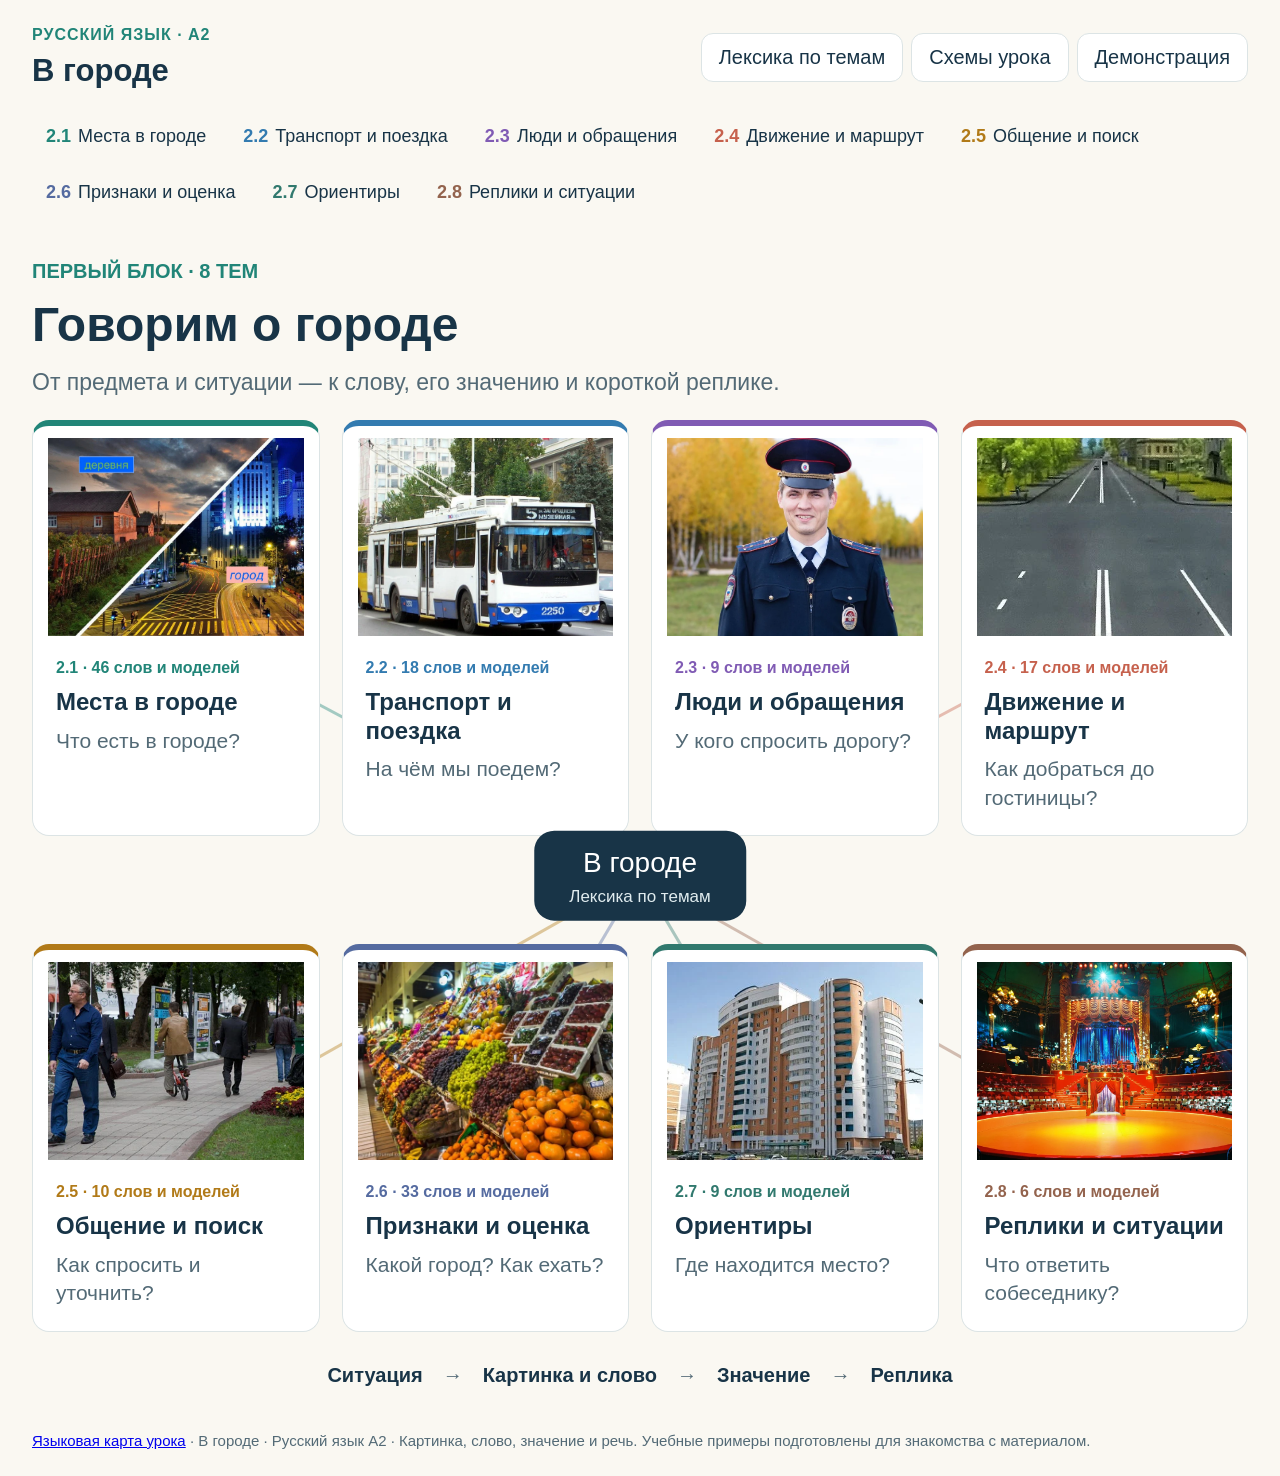
<file: index.html>
<!doctype html>
<html lang="ru"><head><meta charset="utf-8"><meta name="viewport" content="width=device-width,initial-scale=1">
<meta name="description" content="В городе — иллюстрированный учебный ресурс по русскому языку, уровень A2. Лексика, флеш-карты, интеллект-карты и речевые модели.">
<meta name="theme-color" content="#218578"><title>В городе · Русский язык A2</title>
<link rel="icon" href="assets/favicon.svg" type="image/svg+xml"><link rel="stylesheet" href="assets/styles.css?v=2">
<script defer src="assets/lesson-data.js?v=20261029b"></script><script defer src="assets/app.js?v=2"></script><link rel="stylesheet" href="assets/voice/player.css?v=20261029b"><script defer src="assets/voice/manifest.js?v=20261029b"></script><script defer src="assets/voice/player.js?v=20261029b"></script></head><body>
<a class="skip-link" href="#main">К материалам урока</a>
<header class="top"><div class="brand">РУССКИЙ ЯЗЫК · A2<strong>В городе</strong></div>
<div class="toolbar"><button id="mapBtn">Лексика по темам</button><button id="grammarBtn">Схемы урока</button><button id="presentBtn">Демонстрация</button></div></header>
<nav class="nav" id="nav" aria-label="Лексические темы"></nav><main id="main" tabindex="-1"></main>
<footer><a href="Языковая_карта_В_городе.docx">Языковая карта урока</a> · В городе · Русский язык A2 · Картинка, слово, значение и речь. Учебные примеры подготовлены для знакомства с материалом.</footer>
<button class="exit" id="exit">Вернуться к управлению</button>
<noscript><p class="empty">Для просмотра флеш-карт и схем включите JavaScript в браузере.</p></noscript>
</body></html>
</file>
<file: assets/styles.css>
:root{--ink:#183447;--muted:#536a76;--paper:#faf8f2;--accent:#218578;--line:#dce4e5}*{box-sizing:border-box}body{margin:0;background:var(--paper);color:var(--ink);font:20px/1.35 Arial,sans-serif}button{font:inherit;cursor:pointer;color:inherit}button:focus-visible,a:focus-visible{outline:3px solid #218578;outline-offset:4px}button{background:white;border:1px solid var(--line);border-radius:12px;padding:10px 17px}button:hover{border-color:var(--accent)}.top{max-width:1680px;margin:auto;padding:24px 32px 12px;display:flex;justify-content:space-between;align-items:center;gap:16px}.brand{font-size:16px;color:#218578;font-weight:700;letter-spacing:1px}.brand strong{display:block;font-size:31px;color:var(--ink);letter-spacing:0;margin-top:4px}.small{font-size:16px;color:var(--muted)}.toolbar{display:flex;gap:8px}.nav{max-width:1680px;margin:auto;padding:10px 32px 18px;display:flex;gap:9px;flex-wrap:wrap}.nav button{font-size:18px;padding:10px 13px;background:transparent;border:1px solid transparent}.nav button.active{background:white;border-color:var(--accent);box-shadow:0 2px 5px #18344708}.nav .num{font-weight:bold;margin-right:7px;color:var(--accent)}main{max-width:1680px;margin:auto;padding:15px 32px 32px}.head{display:flex;align-items:flex-start;justify-content:space-between;gap:20px;margin:8px 0 22px}.head h1{font-size:46px;line-height:1.1;margin:0 0 12px;font-weight:700}.head p{font-size:23px;color:var(--muted);margin:0}.code{color:var(--accent);font-weight:700;font-size:20px;margin:0 0 8px}.modes{display:flex;gap:7px;flex-wrap:wrap;margin-bottom:19px}.modes button{font-size:18px}.modes button.active{color:white;background:var(--accent);border-color:var(--accent)}.groups{display:flex;gap:8px;flex-wrap:wrap;margin:0 0 18px}.groups button{padding:7px 13px;font-size:18px;border-radius:22px;background:transparent}.groups button.active{border-color:var(--accent);background:#ffffff}.learn{display:grid;grid-template-columns:minmax(350px,.82fr) minmax(600px,1.55fr);gap:30px}.scene{padding:15px 10px 0;align-self:start}.scene img{width:100%;height:360px;object-fit:contain;display:block}.models{background:white;border:1px solid var(--line);border-left:7px solid var(--accent);border-radius:15px;padding:20px 24px;margin-top:18px}.models h2{font-size:27px;margin:0 0 17px;color:var(--accent)}.models p{font-size:28px;margin:8px 0;line-height:1.35}.hl{color:var(--accent);font-weight:700}.grid{display:grid;grid-template-columns:repeat(3,minmax(0,1fr));gap:14px}.tile{background:white;border:1px solid var(--line);border-radius:16px;padding:17px 15px;display:flex;flex-direction:column;align-items:center;min-height:202px;text-align:center}.tile img{width:95px;height:95px;object-fit:contain}.tile .word{font-size:27px;line-height:1.2;font-weight:700;margin:12px 0 9px;overflow-wrap:anywhere}.tile.long .word{font-size:23px}.tile .ex{font-size:21px;color:var(--muted);line-height:1.35;margin:0}.status{color:var(--muted);font-size:16px;display:flex;gap:8px;justify-content:space-between;margin:15px 0 0}.cardgrid{display:grid;grid-template-columns:repeat(2,minmax(0,1fr));gap:20px}.sourcecard{background:white;border:1px solid var(--line);border-radius:12px;overflow:hidden}.sourcecard img{display:block;width:100%;height:auto}.deck{max-width:1000px;margin:auto;background:white;border:1px solid var(--line);border-radius:24px;padding:32px 40px;box-shadow:0 8px 25px #18344707;min-height:510px;display:flex;flex-direction:column;text-align:center;align-items:center;justify-content:center}.task{font-size:24px;color:var(--muted);margin:0 0 24px}.deck .pic{width:260px;height:230px;object-fit:contain;margin-bottom:15px}.deck .bigword{font-size:55px;font-weight:700;line-height:1.2;margin:15px 0 24px;max-width:900px;overflow-wrap:anywhere}.deck .meaning{font-size:34px;line-height:1.35;margin:8px 0 12px;max-width:870px}.deck .example{font-size:28px;margin:10px 0}.deck .chinese{font-size:25px;color:var(--muted);margin:4px 0 12px}.hidden{visibility:hidden}.deck-controls{display:flex;justify-content:center;align-items:center;gap:15px;margin:18px 0}.deck-controls button{font-size:20px}.counter{font-size:18px;color:var(--muted);min-width:80px;text-align:center}.arrow{font-size:26px!important;padding:7px 19px}.deck-note{text-align:center;font-size:15px;color:var(--muted);margin:10px}.overview-title{margin:10px 0 22px}.overview-title h1{font-size:48px;margin:0 0 9px}.overview-title p{font-size:23px;color:var(--muted);margin:0}.map{display:grid;grid-template-columns:repeat(3,minmax(0,1fr));gap:22px;position:relative}.branch{display:flex;flex-direction:column;align-items:flex-start;text-align:left;padding:0;overflow:hidden;border:1px solid var(--line);border-top:6px solid var(--c);background:white;border-radius:17px}.branch img{width:100%;height:210px;object-fit:contain;padding:12px 15px 0}.branch div{padding:17px 23px 23px}.branch .n{font-size:16px;color:var(--c);font-weight:700}.branch h2{font-size:27px;line-height:1.2;margin:8px 0 10px}.branch p{font-size:21px;margin:0;color:var(--muted)}.map-core{width:max-content;background:#183447;color:white;padding:15px 44px;border-radius:20px;margin:20px auto 30px;font-size:31px;text-align:center}.map-core span{display:block;font-size:17px;color:#dfebee;margin-top:4px}.flow{display:flex;align-items:center;justify-content:center;gap:20px;color:var(--muted);font-size:20px;margin:30px 0 0;flex-wrap:wrap}.flow b{color:var(--ink)}.empty{padding:40px;text-align:center}.projector .top,.projector .nav,.projector .modes,.projector .groups,.projector .status,.projector .deck-note{display:none}.projector main{padding-top:26px}.projector .deck-controls{position:fixed;bottom:16px;left:50%;transform:translateX(-50%);opacity:.2}.projector .deck-controls:hover{opacity:1}.projector .tile{min-height:225px}.projector .tile .word{font-size:31px}.projector .tile.long .word{font-size:26px}.projector .tile .ex{font-size:23px}.exit{position:fixed;right:15px;bottom:16px;display:none;font-size:16px;opacity:.3}.projector .exit{display:block}.exit:hover{opacity:1}footer{max-width:1680px;margin:10px auto 0;padding:0 32px 25px;font-size:15px;color:var(--muted)}.projector footer{display:none}@media(max-width:1100px){.learn{grid-template-columns:320px 1fr;gap:20px}.grid{grid-template-columns:repeat(2,minmax(0,1fr))}.head h1{font-size:39px}.scene img{height:290px}.models p{font-size:25px}.map{gap:15px}.branch h2{font-size:23px}.branch img{height:170px}}@media(max-width:760px){.top,main,.nav{padding-left:17px;padding-right:17px}.top{align-items:start}.brand strong{font-size:25px}.toolbar{flex-direction:column}.toolbar button{font-size:16px}.head{display:block}.head h1,.overview-title h1{font-size:34px}.learn{display:block}.scene{max-width:520px;margin:0 auto 22px}.scene img{height:280px}.models{padding:15px 20px}.models p{font-size:25px}.grid{gap:11px}.tile .word{font-size:25px}.tile .ex{font-size:19px}.map{grid-template-columns:1fr 1fr}.branch img{height:140px}.branch div{padding:15px}.branch h2{font-size:21px}.branch p{font-size:18px}.deck{padding:28px 20px}.deck .bigword{font-size:40px}.deck .meaning{font-size:28px}.cardgrid{grid-template-columns:1fr}.flow{gap:9px;font-size:18px}}@media print{.top,.nav,.modes,.groups,.deck-controls,.exit{display:none}body{background:white}.learn{grid-template-columns:1fr 1.8fr}.tile{break-inside:avoid}.branch{break-inside:avoid}.scene{position:static}button{color:var(--ink)}}

.map-wrap{position:relative}.map{row-gap:108px;z-index:1}.map-core{position:absolute;top:50%;left:50%;transform:translate(-50%,-50%);margin:0;z-index:3;font-size:28px;padding:13px 35px}.map-links{position:absolute;inset:0;width:100%;height:100%;pointer-events:none;z-index:0}.branch{position:relative;z-index:1}@media(min-width:900px) and (max-width:1100px){.grid{grid-template-columns:repeat(3,minmax(0,1fr))}.tile{padding:14px 9px}.tile .word{font-size:24px}.tile .ex{font-size:19px}}@media(max-width:760px){.map-wrap{display:flex;flex-direction:column}.map-core{position:static;transform:none;align-self:center;margin:0 0 25px}.map{row-gap:15px}.map-links{display:none}}


[hidden]{display:none!important}.skip-link{position:absolute;left:16px;top:-100px;padding:10px;background:white;z-index:20}.skip-link:focus{top:10px}button:disabled{opacity:.35;cursor:default}.scheme-directory{display:grid;grid-template-columns:repeat(3,minmax(0,1fr));gap:20px}.scheme-entry{border-top:6px solid var(--node);padding:23px;text-align:left;display:flex;flex-direction:column;align-items:start;gap:12px}.scheme-no{font-size:22px;color:var(--node);font-weight:bold}.scheme-entry h2{font-size:27px;line-height:1.25;margin:0}.scheme-entry p{font-size:21px;color:var(--muted);margin:0 0 10px}.entry-kind{font-size:16px;color:var(--node);margin-top:auto}.scheme-navigation{display:flex;align-items:center;gap:16px;margin:4px 0 20px;font-size:17px;color:var(--muted)}.scheme-navigation button{font-size:17px}.scheme-navigation.bottom{justify-content:space-between;margin-top:28px}.scheme-grid{display:grid;grid-template-columns:repeat(2,minmax(0,1fr));gap:20px}.scheme-grid.single{display:block;max-width:950px;margin:auto}.scheme-card{background:white;border:1px solid var(--line);border-left:6px solid var(--node);border-radius:16px;padding:23px 26px;text-align:left;min-width:0}.scheme-card h2{color:var(--node);font-size:29px;line-height:1.2;margin:0 0 18px}.scheme-card p{font-size:25px;line-height:1.45;margin:9px 0;overflow-wrap:anywhere}.scheme-card .hl{color:var(--node)}.subheading{font-size:28px;margin:32px 0 19px}.contrast-grid{grid-template-columns:repeat(3,minmax(0,1fr))}.mind-tools,.table-options,.case-options{display:flex;gap:9px;flex-wrap:wrap;margin-bottom:22px}.mind-tools button,.table-options button{font-size:18px}.mind-tools .active,.table-options .active,.case-options .active{background:var(--accent);border-color:var(--accent);color:white}.mindmap{position:relative}.mind-lines{position:absolute;inset:0;width:100%;height:100%;pointer-events:none}.mind-root{font-size:29px;background:var(--ink);color:white;line-height:1.25;padding:17px 32px;border-radius:16px;text-align:center;max-width:500px}.mindmap>.mind-root{position:absolute;top:50%;left:50%;transform:translate(-50%,-50%);width:max-content;z-index:2}.mind-branches{display:grid;grid-template-columns:repeat(3,minmax(0,1fr));gap:112px 22px;position:relative}.mind-branch{border-left:1px solid var(--line);border-top:6px solid var(--node);cursor:pointer;display:block}.mind-branch:hover{box-shadow:0 4px 20px #1834470e}.mind-branch h2{font-size:26px}.mind-branch p{font-size:23px}.mind-focus{max-width:1000px;margin:auto}.mind-focus .mind-root{margin:auto}.mind-connector{height:36px;width:3px;background:#b3c5cc;margin:auto}.mind-focus .scheme-card p{font-size:32px}.dialogues{display:grid;gap:14px}.dialogue,.verb-pair{display:grid;grid-template-columns:minmax(0,1fr) 35px minmax(0,1fr);align-items:center;gap:18px;background:white;border:1px solid var(--line);border-radius:15px;padding:18px 24px}.dialogue p,.verb-pair p{margin:0;font-size:27px}.dialogue span,.verb-pair span{text-align:center;color:var(--muted)}.doctor-line{color:#337bb0}.patient-line{color:#218578}.pair-grid{display:grid;grid-template-columns:repeat(2,minmax(0,1fr));gap:18px}.verb-pair p{font-size:25px}.verb-pair p:first-child{color:#805bb4}.verb-pair p:last-child{color:#218578}.pattern-grid{display:grid;grid-template-columns:repeat(2,minmax(0,1fr));gap:20px}.pattern-card{background:white;border:1px solid var(--line);border-top:6px solid var(--node);border-radius:16px;padding:24px}.pattern-card h2{font-size:26px;color:var(--node);margin:0 0 18px}.formula{font-size:23px;font-weight:bold;color:var(--node);background:color-mix(in srgb,var(--node) 9%,white);padding:14px 18px;border-radius:10px;line-height:1.5}.pattern-example{font-size:29px;line-height:1.4;margin:20px 0 10px}.replacement{font-size:22px;color:var(--muted);margin:0}.grammar-note,.case-example{background:white;border-left:6px solid var(--accent);border-radius:13px;padding:20px 26px;font-size:25px;margin:22px 0}.case-example span{font-size:19px;color:var(--accent);font-weight:bold}.case-example p{font-size:32px;margin:12px 0 0}.case-options button{padding:10px 16px;font-weight:bold}.case-options span{display:block;font-weight:normal;font-size:17px;margin-top:5px}.grammar-table-wrap{overflow-x:auto;margin:25px 0}.grammar-table{width:100%;border-collapse:separate;border-spacing:0;border:1px solid var(--line);background:white;border-radius:15px;overflow:hidden;font-size:27px;text-align:left}.grammar-table caption{text-align:left;font-size:23px;font-weight:bold;color:var(--accent);margin-bottom:12px}.grammar-table th,.grammar-table td{padding:17px 23px;border-bottom:1px solid var(--line)}.grammar-table thead{background:#e9efee}.grammar-table tbody th{font-size:21px;color:var(--muted)}.grammar-table tr:last-child td,.grammar-table tr:last-child th{border-bottom:0}.grammar-table .selected{background:color-mix(in srgb,var(--accent) 12%,white);font-weight:bold;color:var(--accent)}.role-flow{border:1px solid var(--line);border-radius:16px;background:white;padding:18px 25px}.role-heading{display:grid;grid-template-columns:1fr 1fr;gap:20px;padding-left:45px}.role-heading h2{font-size:28px;margin:0 0 17px;color:#218578}.role-heading h2:last-child{color:#337bb0}.role-row{position:relative;display:grid;grid-template-columns:1fr 1fr;gap:20px;padding:16px 0 16px 45px;border-top:1px solid var(--line)}.role-row p{font-size:27px;margin:0}.role-row p:last-child{color:#337bb0}.role-step{position:absolute;left:0;top:16px;width:30px;height:30px;border-radius:50%;background:#e6f2ef;text-align:center;font-size:19px;font-weight:bold;line-height:30px;color:#218578}.extension{margin-top:22px}.extension summary{cursor:pointer;font-size:21px;padding:16px 0;color:var(--muted)}.projector .scheme-navigation,.projector .mind-tools,.projector .table-options,.projector .case-options{display:none}.projector .scheme-card p{font-size:28px}.projector .scheme-card h2{font-size:31px}.projector .mind-branch p{font-size:25px}.projector .grammar-table{font-size:31px}.projector main{padding-bottom:90px}@media(max-width:1100px){.scheme-directory{grid-template-columns:repeat(2,minmax(0,1fr))}.contrast-grid{grid-template-columns:repeat(2,minmax(0,1fr))}.mind-branches{gap:110px 15px}.mind-branch{padding:18px}.mind-branch h2{font-size:23px}.mind-branch p{font-size:21px}.top .toolbar{flex-wrap:wrap;justify-content:end}.toolbar button{font-size:18px}}@media(max-width:760px){.scheme-directory,.scheme-grid,.pattern-grid,.pair-grid{grid-template-columns:1fr}.scheme-card p{font-size:23px}.scheme-entry h2{font-size:25px}.mindmap{display:flex;flex-direction:column;align-items:stretch}.mindmap>.mind-root{position:static;transform:none;width:auto;align-self:center;margin-bottom:22px}.mind-branches{grid-template-columns:1fr;gap:15px}.mind-lines{display:none}.mind-branch p{font-size:23px}.dialogue{grid-template-columns:1fr;gap:12px}.dialogue>span{display:none}.grammar-table{font-size:22px}.grammar-table th,.grammar-table td{padding:14px 11px}.case-example p,.pattern-example{font-size:27px}.role-row p{font-size:22px}.role-heading h2{font-size:24px}.role-row{gap:15px;padding-left:35px}.role-heading{padding-left:35px;gap:15px}.top .toolbar{flex-wrap:nowrap}.top{gap:12px}.toolbar button{font-size:15px;padding:9px 11px}.brand{font-size:13px}.status{flex-direction:column}.deck-controls{gap:9px}.deck-controls button{font-size:17px;padding:9px 12px}.deck-controls .arrow{padding:7px 14px}.counter{min-width:45px}}@media print{.scheme-navigation,.mind-tools,.table-options,.case-options{display:none}.scheme-card,.pattern-card{break-inside:avoid}.grammar-table th,.grammar-table td{padding:10px}.mind-branches{gap:95px 15px}}


[hidden]{display:none!important}
.mindmap{display:grid;grid-template-columns:repeat(3,minmax(0,1fr));column-gap:22px;row-gap:25px}
.mind-branches{display:contents}.mind-branch:nth-child(n+4){grid-row:3}
.mindmap>.mind-root{position:relative;top:auto;left:auto;transform:none;grid-column:1/-1;grid-row:2;justify-self:center;width:auto}
.mind-lines{z-index:0}.mind-branch{position:relative;z-index:1}
@media(max-width:760px){.mindmap{display:flex}.mind-branches{display:grid;grid-template-columns:1fr}.mind-branch:nth-child(n+4){grid-row:auto}}

.offline-download{display:inline-flex;align-items:center;text-align:center;background:#e6f2ef;border:1px solid #95c5bc;border-radius:12px;padding:10px 17px;color:#17695f;font-size:18px;text-decoration:none}.offline-download:hover{border-color:#218578;background:#dceee9}@media(max-width:760px){.offline-download{font-size:15px;padding:9px 11px}}

.new-meaning{font-size:21px;line-height:1.4;color:var(--muted)}.tile .chinese{font-size:21px}.draft-notice{padding:14px 32px;margin:0;color:#85672f;font-size:18px}
/* City: eight branches, compact teacher groups, same type scale and modes. */
.map{grid-template-columns:repeat(4,minmax(0,1fr));row-gap:108px}.map-core{font-size:28px}.branch h2{font-size:24px}.branch img{object-fit:cover}.scene img{object-fit:contain;background:#edf2ef}.tile img{object-fit:contain}.groups button{max-width:320px}.nav{flex-wrap:wrap}.mindmap{row-gap:30px}.mindmap:has(.mind-branch:nth-child(7)){display:flex;flex-direction:column}.projector .top{display:none}.projector .nav{display:none}.projector .head{padding-top:14px}.deck .task{font-size:23px}.projector .deck .task{display:none}@media(max-width:1100px){.map{grid-template-columns:repeat(4,minmax(0,1fr))}.branch h2{font-size:21px}.branch p{font-size:17px}}@media(max-width:760px){.map{grid-template-columns:1fr 1fr;row-gap:18px}.toolbar{flex-wrap:wrap!important}.nav button{font-size:17px}.branch img{height:135px}.branch h2{font-size:20px}.groups button{max-width:none}.mindmap{display:flex}.projector .head h1{font-size:30px}}

/* Keep vocabulary words intact and let the script fit long words to the card. */
.tile .word,.deck .bigword,.tile .ex,.deck .example{width:100%;max-width:100%;min-width:0;overflow-wrap:normal;word-break:normal;hyphens:none}
@media(max-width:480px){.grid{grid-template-columns:1fr}}
</file>
<file: assets/voice/player.css>
.vg-sound{display:inline-flex;align-items:center;justify-content:center;vertical-align:middle;flex-shrink:0;width:34px;height:34px;padding:6px;margin:0 0 0 8px;border:1px solid #a8c9bc;border-radius:50%;background:#f3faf6;color:#176957;cursor:pointer;line-height:1}.vg-sound svg{width:23px;height:23px}.vg-sound:hover,.vg-sound.vg-playing{background:#dcefe5}.vg-sound:focus-visible,#vg-voice-panel button:focus-visible{outline:3px solid #cc8e24;outline-offset:3px}.sourcecard>.vg-sound{margin:8px}.grammar-table td .vg-sound{width:29px;height:29px;padding:4px}#vg-voice-panel[hidden]{display:none!important}#vg-voice-panel{position:fixed;left:20px;right:20px;bottom:16px;z-index:1000;display:flex;align-items:center;justify-content:space-between;gap:18px;background:#fff;color:#173d36;border:1px solid #abc9bc;border-radius:15px;box-shadow:0 7px 30px #163e3425;padding:14px 18px;font:17px/1.4 Arial,sans-serif}#vg-voice-panel .vg-voice-copy{min-width:0;flex:1;display:flex;flex-direction:column;gap:3px}#vg-voice-label{display:-webkit-box;-webkit-line-clamp:2;-webkit-box-orient:vertical;overflow:hidden;font-size:18px}#vg-voice-status{font-size:15px;color:#536d62}.vg-voice-actions{display:flex;gap:8px;flex-wrap:wrap}#vg-voice-panel button{font:inherit;border:1px solid #a6c7b7;border-radius:8px;background:#f5faf7;padding:8px 12px;color:#174d3d;cursor:pointer}#vg-voice-panel button:disabled{opacity:.5;cursor:default}@media(max-width:700px){#vg-voice-panel{left:8px;right:8px;bottom:8px;flex-direction:column;align-items:stretch;padding:12px;gap:9px}#vg-voice-panel .vg-voice-actions{justify-content:flex-end}#vg-voice-label{font-size:17px}.vg-sound{width:31px;height:31px;margin-left:6px}}@media print{#vg-voice-panel,.vg-sound{display:none!important}}
</file>
